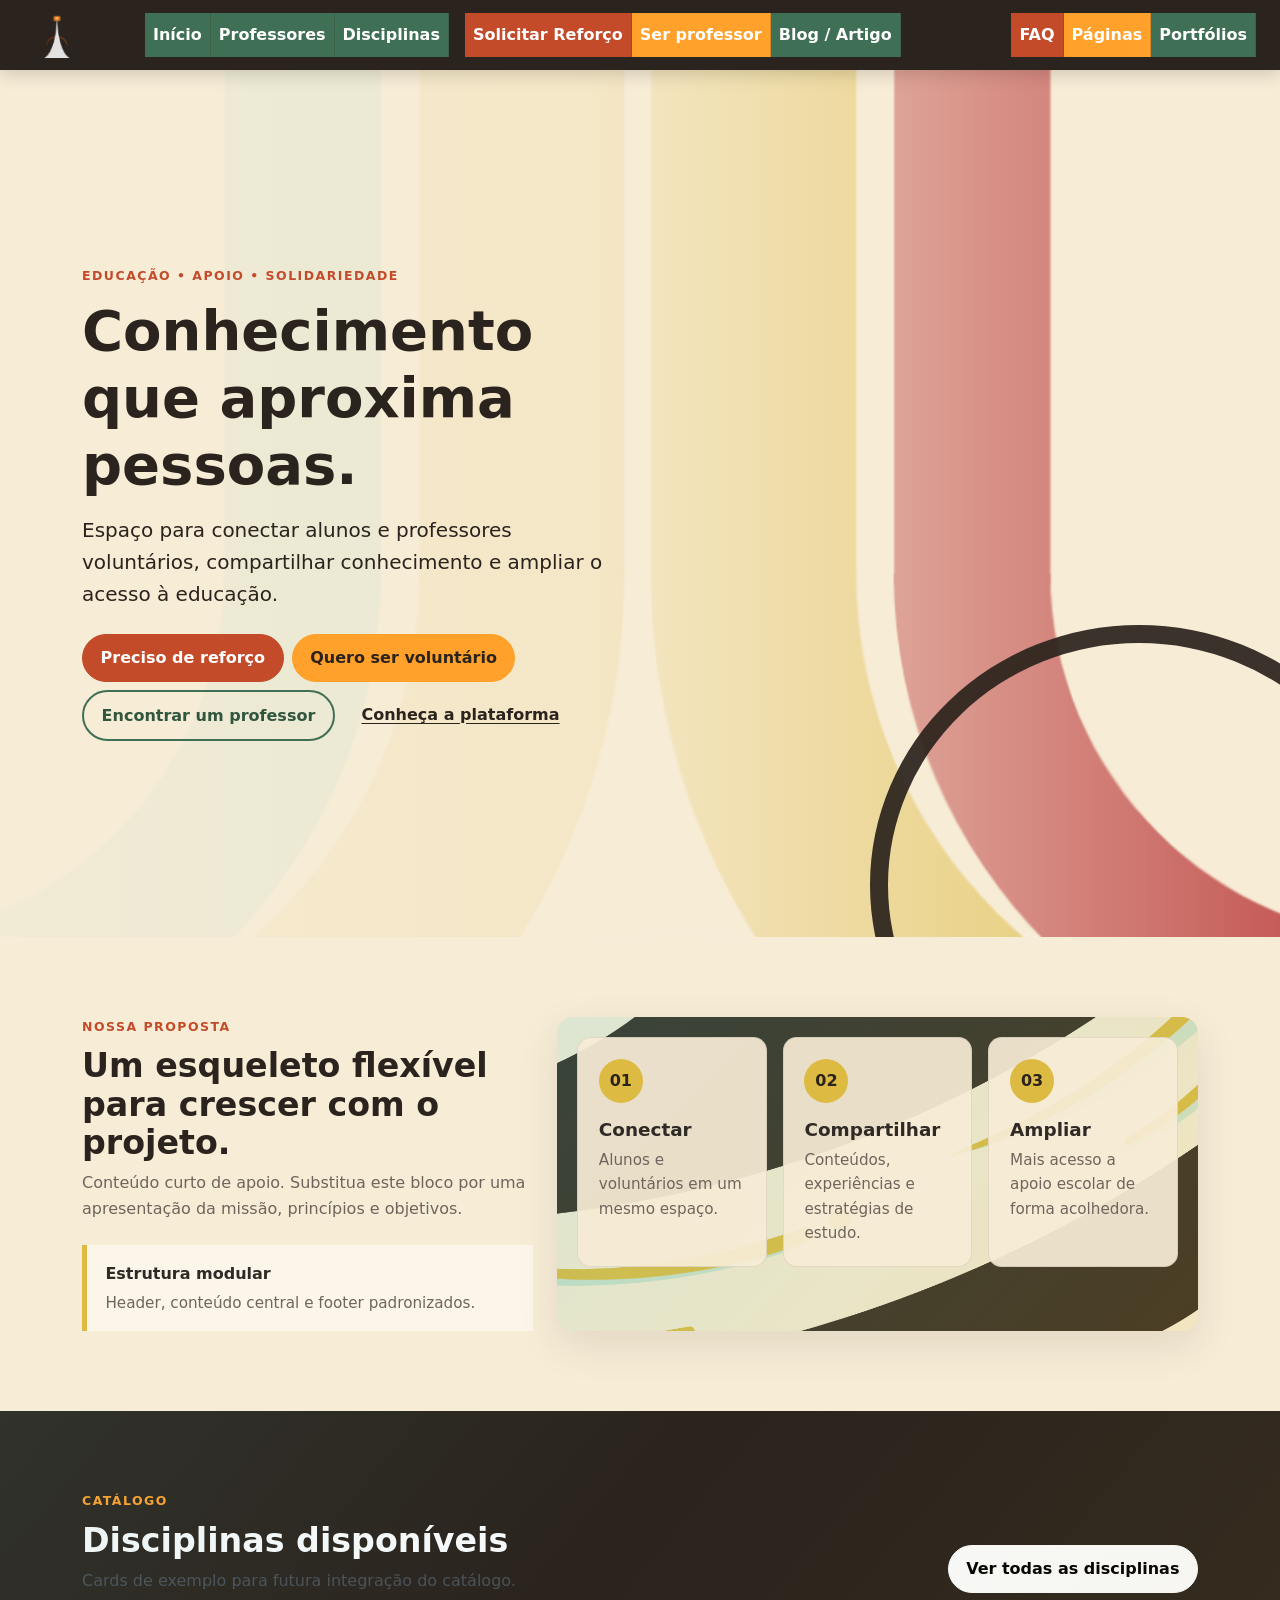
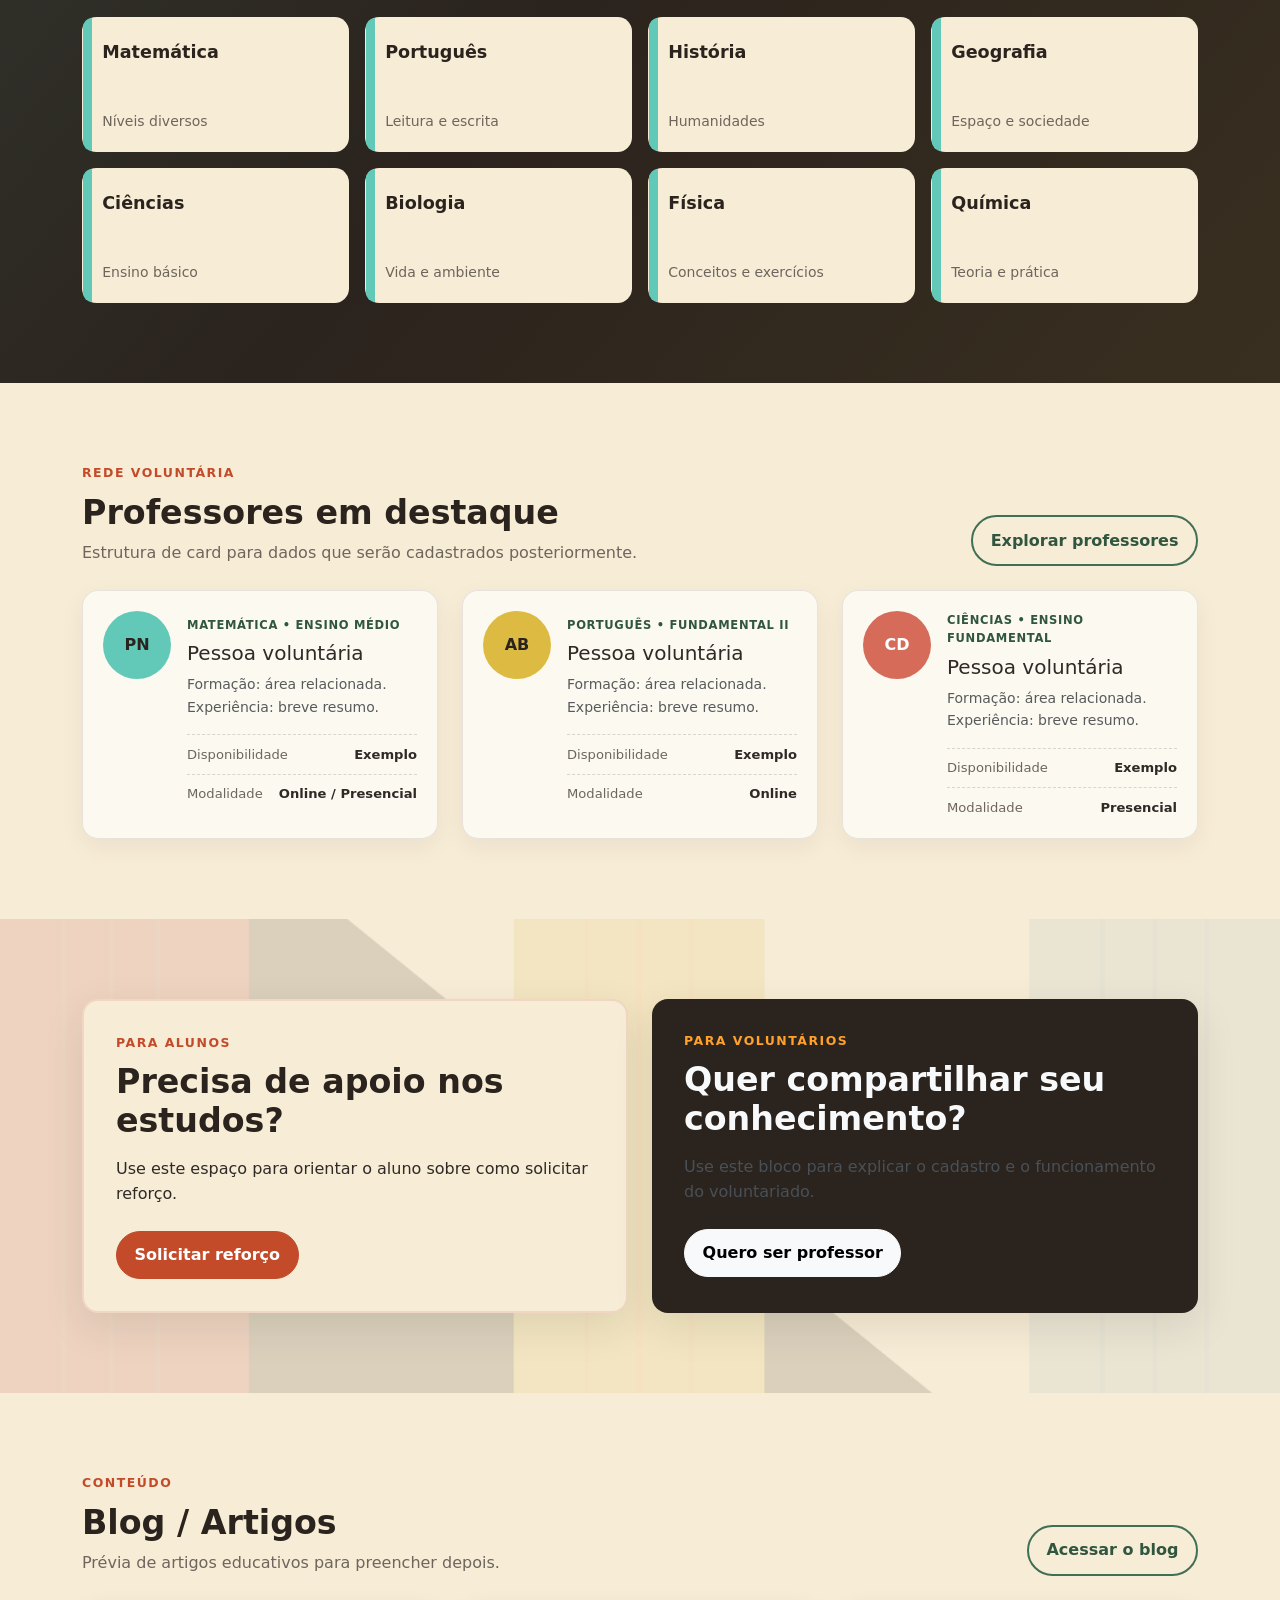
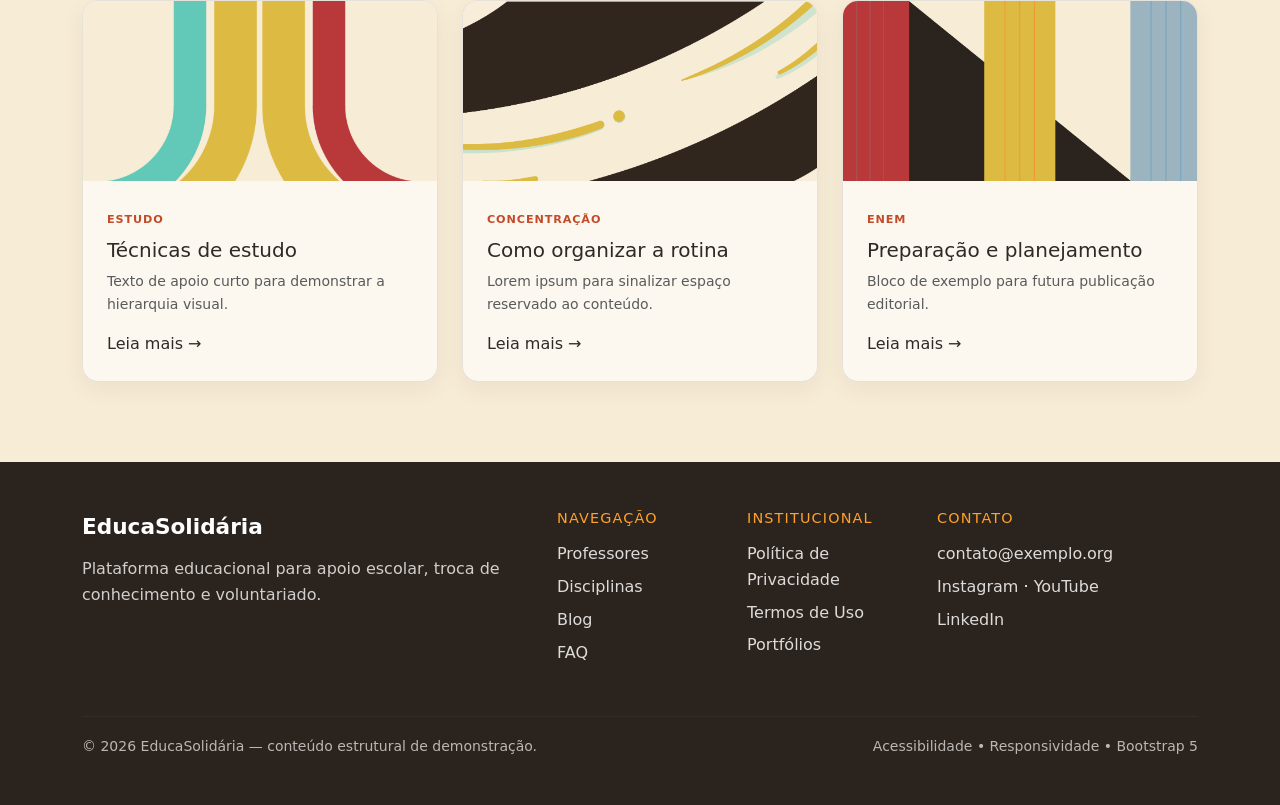
<file: index.html>
<!doctype html>
<html lang="pt-BR">
<head>
  <meta charset="utf-8">
  <meta name="viewport" content="width=device-width, initial-scale=1">
  <meta name="description" content="Plataforma educacional de apoio escolar e reforço voluntário.">
  <title>EducaSolidária | Início</title>

  <!-- Bootstrap 5 via CDN -->
  <link href="https://cdn.jsdelivr.net/npm/bootstrap@5.3.3/dist/css/bootstrap.min.css" rel="stylesheet" integrity="sha384-QWTKZyjpPEjISv5WaRU9OFeRpok6YctnYmDr5pNlyT2bRjXh0JMhjY6hW+ALEwIH" crossorigin="anonymous">
  <link rel="stylesheet" href="style.css">
</head>

<body>
  <a class="skip-link" href="#conteudo">Pular para o conteúdo</a>

  <header class="site-header">
    <nav class="navbar navbar-expand-lg navbar-dark site-navbar" aria-label="Navegação principal">
      <div class="container-fluid px-3 px-lg-4">
        <a class="navbar-brand brand-mark" href="index.html" aria-label="EducaSolidária - Página inicial">
          <img src="assets/logo.png" alt="" class="brand-logo" width="50" height="46">
          <span class="visually-hidden">EducaSolidária</span>
        </a>

        <button class="navbar-toggler" type="button" data-bs-toggle="collapse" data-bs-target="#menuPrincipal"
          aria-controls="menuPrincipal" aria-expanded="false" aria-label="Abrir menu">
          <span class="navbar-toggler-icon"></span>
        </button>

        <div class="collapse navbar-collapse" id="menuPrincipal">
          <div class="nav-groups w-100">
            <ul class="navbar-nav nav-group nav-group-green">
              <li class="nav-item"><a class="nav-link" href="index.html" aria-current="page">Início</a></li>
              <li class="nav-item"><a class="nav-link" href="professores.html">Professores</a></li>
              <li class="nav-item"><a class="nav-link" href="disciplinas.html">Disciplinas</a></li>
            </ul>

            <ul class="navbar-nav nav-group nav-group-warm">
              <li class="nav-item nav-item-red"><a class="nav-link" href="solicitar-reforco.html">Solicitar Reforço</a></li>
              <li class="nav-item nav-item-orange"><a class="nav-link" href="ser-voluntario.html">Ser professor</a></li>
              <li class="nav-item nav-item-green"><a class="nav-link" href="blog.html">Blog / Artigo</a></li>
            </ul>

            <ul class="navbar-nav nav-group nav-group-end">
              <li class="nav-item nav-item-red"><a class="nav-link" href="faq.html">FAQ</a></li>
              <li class="nav-item nav-item-orange"><a class="nav-link" href="paginas.html">Páginas</a></li>
              <li class="nav-item nav-item-green"><a class="nav-link" href="portfolios.html">Portfólios</a></li>
            </ul>
          </div>
        </div>
      </div>
    </nav>
  </header>

  <main id="conteudo">
    <!-- Hero / banner principal -->
    <section class="hero-section" aria-labelledby="titulo-principal">
      <div class="hero-overlay"></div>
      <div class="container position-relative py-5 py-lg-6">
        <div class="row align-items-center min-vh-75">
          <div class="col-lg-7 col-xl-6">
            <p class="eyebrow">Educação • Apoio • Solidariedade</p>
            <h1 id="titulo-principal" class="display-4 fw-bold text-brown mb-3">Conhecimento que aproxima pessoas.</h1>
            <p class="lead text-brown mb-4">
              Espaço para conectar alunos e professores voluntários, compartilhar conhecimento e ampliar o acesso à educação.
            </p>
            <div class="d-flex flex-wrap gap-2" role="group" aria-label="Principais ações">
              <a class="btn btn-primary-custom" href="solicitar-reforco.html">Preciso de reforço</a>
              <a class="btn btn-secondary-custom" href="ser-voluntario.html">Quero ser voluntário</a>
              <a class="btn btn-outline-custom" href="professores.html">Encontrar um professor</a>
              <a class="btn btn-link-custom" href="#sobre-plataforma">Conheça a plataforma</a>
            </div>
          </div>
        </div>
      </div>
    </section>

    <!-- Apresentação -->
    <section id="sobre-plataforma" class="section-space bg-cream" aria-labelledby="titulo-sobre">
      <div class="container">
        <div class="row g-4 align-items-stretch">
          <div class="col-lg-5">
            <div class="section-intro h-100">
              <p class="eyebrow">Nossa proposta</p>
              <h2 id="titulo-sobre" class="section-title">Um esqueleto flexível para crescer com o projeto.</h2>
              <p class="section-copy">Conteúdo curto de apoio. Substitua este bloco por uma apresentação da missão, princípios e objetivos.</p>
              <div class="mini-highlight">
                <strong>Estrutura modular</strong>
                <span>Header, conteúdo central e footer padronizados.</span>
              </div>
            </div>
          </div>
          <div class="col-lg-7">
            <div class="feature-panel">
              <div class="row g-3">
                <div class="col-md-4">
                  <article class="feature-card">
                    <span class="feature-icon" aria-hidden="true">01</span>
                    <h3>Conectar</h3>
                    <p>Alunos e voluntários em um mesmo espaço.</p>
                  </article>
                </div>
                <div class="col-md-4">
                  <article class="feature-card">
                    <span class="feature-icon" aria-hidden="true">02</span>
                    <h3>Compartilhar</h3>
                    <p>Conteúdos, experiências e estratégias de estudo.</p>
                  </article>
                </div>
                <div class="col-md-4">
                  <article class="feature-card">
                    <span class="feature-icon" aria-hidden="true">03</span>
                    <h3>Ampliar</h3>
                    <p>Mais acesso a apoio escolar de forma acolhedora.</p>
                  </article>
                </div>
              </div>
            </div>
          </div>
        </div>
      </div>
    </section>

    <!-- Disciplinas -->
    <section class="section-space section-colored" aria-labelledby="titulo-disciplinas">
      <div class="container">
        <div class="d-flex flex-wrap align-items-end justify-content-between gap-3 mb-4">
          <div>
            <p class="eyebrow eyebrow-light">Catálogo</p>
            <h2 id="titulo-disciplinas" class="section-title text-light mb-2">Disciplinas disponíveis</h2>
            <p class="text-light-emphasis mb-0">Cards de exemplo para futura integração do catálogo.</p>
          </div>
          <a class="btn btn-light" href="disciplinas.html">Ver todas as disciplinas</a>
        </div>

        <div class="row g-3">
          <div class="col-6 col-md-4 col-lg-3"><a class="subject-card" href="disciplinas.html#matematica"><span>Matemática</span><small>Níveis diversos</small></a></div>
          <div class="col-6 col-md-4 col-lg-3"><a class="subject-card" href="disciplinas.html#portugues"><span>Português</span><small>Leitura e escrita</small></a></div>
          <div class="col-6 col-md-4 col-lg-3"><a class="subject-card" href="disciplinas.html#historia"><span>História</span><small>Humanidades</small></a></div>
          <div class="col-6 col-md-4 col-lg-3"><a class="subject-card" href="disciplinas.html#geografia"><span>Geografia</span><small>Espaço e sociedade</small></a></div>
          <div class="col-6 col-md-4 col-lg-3"><a class="subject-card" href="disciplinas.html#ciencias"><span>Ciências</span><small>Ensino básico</small></a></div>
          <div class="col-6 col-md-4 col-lg-3"><a class="subject-card" href="disciplinas.html#biologia"><span>Biologia</span><small>Vida e ambiente</small></a></div>
          <div class="col-6 col-md-4 col-lg-3"><a class="subject-card" href="disciplinas.html#fisica"><span>Física</span><small>Conceitos e exercícios</small></a></div>
          <div class="col-6 col-md-4 col-lg-3"><a class="subject-card" href="disciplinas.html#quimica"><span>Química</span><small>Teoria e prática</small></a></div>
        </div>
      </div>
    </section>

    <!-- Professores em destaque -->
    <section class="section-space bg-cream" aria-labelledby="titulo-professores">
      <div class="container">
        <div class="d-flex flex-wrap align-items-end justify-content-between gap-3 mb-4">
          <div>
            <p class="eyebrow">Rede voluntária</p>
            <h2 id="titulo-professores" class="section-title mb-2">Professores em destaque</h2>
            <p class="section-copy mb-0">Estrutura de card para dados que serão cadastrados posteriormente.</p>
          </div>
          <a class="btn btn-outline-custom" href="professores.html">Explorar professores</a>
        </div>

        <div class="row g-4">
          <div class="col-md-6 col-xl-4">
            <article class="person-card h-100">
              <div class="person-avatar" aria-hidden="true">PN</div>
              <div class="person-content">
                <span class="person-tag">Matemática • Ensino Médio</span>
                <h3 class="h5 mb-2">Pessoa voluntária</h3>
                <p class="small text-muted mb-3">Formação: área relacionada. Experiência: breve resumo.</p>
                <div class="person-meta"><span>Disponibilidade</span><strong>Exemplo</strong></div>
                <div class="person-meta"><span>Modalidade</span><strong>Online / Presencial</strong></div>
              </div>
            </article>
          </div>

          <div class="col-md-6 col-xl-4">
            <article class="person-card h-100">
              <div class="person-avatar avatar-yellow" aria-hidden="true">AB</div>
              <div class="person-content">
                <span class="person-tag">Português • Fundamental II</span>
                <h3 class="h5 mb-2">Pessoa voluntária</h3>
                <p class="small text-muted mb-3">Formação: área relacionada. Experiência: breve resumo.</p>
                <div class="person-meta"><span>Disponibilidade</span><strong>Exemplo</strong></div>
                <div class="person-meta"><span>Modalidade</span><strong>Online</strong></div>
              </div>
            </article>
          </div>

          <div class="col-md-6 col-xl-4">
            <article class="person-card h-100">
              <div class="person-avatar avatar-red" aria-hidden="true">CD</div>
              <div class="person-content">
                <span class="person-tag">Ciências • Ensino Fundamental</span>
                <h3 class="h5 mb-2">Pessoa voluntária</h3>
                <p class="small text-muted mb-3">Formação: área relacionada. Experiência: breve resumo.</p>
                <div class="person-meta"><span>Disponibilidade</span><strong>Exemplo</strong></div>
                <div class="person-meta"><span>Modalidade</span><strong>Presencial</strong></div>
              </div>
            </article>
          </div>
        </div>
      </div>
    </section>

    <!-- Chamadas principais -->
    <section class="section-space action-banner" aria-labelledby="titulo-acoes">
      <div class="container position-relative">
        <div class="row g-4 align-items-stretch">
          <div class="col-lg-6">
            <article class="action-card action-card-student h-100">
              <p class="eyebrow">Para alunos</p>
              <h2 id="titulo-acoes" class="section-title mb-3">Precisa de apoio nos estudos?</h2>
              <p class="mb-4">Use este espaço para orientar o aluno sobre como solicitar reforço.</p>
              <a class="btn btn-primary-custom" href="solicitar-reforco.html">Solicitar reforço</a>
            </article>
          </div>
          <div class="col-lg-6">
            <article class="action-card action-card-volunteer h-100">
              <p class="eyebrow eyebrow-light">Para voluntários</p>
              <h2 class="section-title text-light mb-3">Quer compartilhar seu conhecimento?</h2>
              <p class="text-light-emphasis mb-4">Use este bloco para explicar o cadastro e o funcionamento do voluntariado.</p>
              <a class="btn btn-light" href="ser-voluntario.html">Quero ser professor</a>
            </article>
          </div>
        </div>
      </div>
    </section>

    <!-- Conteúdo complementar / blog -->
    <section class="section-space bg-cream" aria-labelledby="titulo-blog">
      <div class="container">
        <div class="d-flex flex-wrap align-items-end justify-content-between gap-3 mb-4">
          <div>
            <p class="eyebrow">Conteúdo</p>
            <h2 id="titulo-blog" class="section-title mb-2">Blog / Artigos</h2>
            <p class="section-copy mb-0">Prévia de artigos educativos para preencher depois.</p>
          </div>
          <a class="btn btn-outline-custom" href="blog.html">Acessar o blog</a>
        </div>

        <div class="row g-4">
          <div class="col-md-4">
            <article class="article-card h-100">
              <div class="article-image article-image-one" role="img" aria-label="Imagem decorativa do artigo"></div>
              <div class="p-4">
                <span class="article-category">Estudo</span>
                <h3 class="h5 mt-2">Técnicas de estudo</h3>
                <p class="small text-muted">Texto de apoio curto para demonstrar a hierarquia visual.</p>
                <a class="stretched-link text-decoration-none" href="blog.html#artigo-1">Leia mais <span aria-hidden="true">→</span></a>
              </div>
            </article>
          </div>
          <div class="col-md-4">
            <article class="article-card h-100">
              <div class="article-image article-image-two" role="img" aria-label="Imagem decorativa do artigo"></div>
              <div class="p-4">
                <span class="article-category">Concentração</span>
                <h3 class="h5 mt-2">Como organizar a rotina</h3>
                <p class="small text-muted">Lorem ipsum para sinalizar espaço reservado ao conteúdo.</p>
                <a class="stretched-link text-decoration-none" href="blog.html#artigo-2">Leia mais <span aria-hidden="true">→</span></a>
              </div>
            </article>
          </div>
          <div class="col-md-4">
            <article class="article-card h-100">
              <div class="article-image article-image-three" role="img" aria-label="Imagem decorativa do artigo"></div>
              <div class="p-4">
                <span class="article-category">ENEM</span>
                <h3 class="h5 mt-2">Preparação e planejamento</h3>
                <p class="small text-muted">Bloco de exemplo para futura publicação editorial.</p>
                <a class="stretched-link text-decoration-none" href="blog.html#artigo-3">Leia mais <span aria-hidden="true">→</span></a>
              </div>
            </article>
          </div>
        </div>
      </div>
    </section>
  </main>

  <footer class="site-footer">
    <div class="container py-5">
      <div class="row g-4">
        <div class="col-lg-5">
          <a class="footer-brand" href="index.html">EducaSolidária</a>
          <p class="footer-copy">Plataforma educacional para apoio escolar, troca de conhecimento e voluntariado.</p>
        </div>
        <div class="col-6 col-lg-2">
          <h2 class="footer-title">Navegação</h2>
          <ul class="list-unstyled footer-links">
            <li><a href="professores.html">Professores</a></li>
            <li><a href="disciplinas.html">Disciplinas</a></li>
            <li><a href="blog.html">Blog</a></li>
            <li><a href="faq.html">FAQ</a></li>
          </ul>
        </div>
        <div class="col-6 col-lg-2">
          <h2 class="footer-title">Institucional</h2>
          <ul class="list-unstyled footer-links">
            <li><a href="paginas.html#privacidade">Política de Privacidade</a></li>
            <li><a href="paginas.html#termos">Termos de Uso</a></li>
            <li><a href="portfolios.html">Portfólios</a></li>
          </ul>
        </div>
        <div class="col-lg-3">
          <h2 class="footer-title">Contato</h2>
          <ul class="list-unstyled footer-links">
            <li><a href="mailto:contato@exemplo.org">contato@exemplo.org</a></li>
            <li><a href="#redes">Instagram</a> · <a href="#redes">YouTube</a></li>
            <li><a href="#redes">LinkedIn</a></li>
          </ul>
        </div>
      </div>

      <hr class="footer-rule">
      <div class="d-flex flex-column flex-md-row justify-content-between gap-2 small footer-bottom">
        <span>© 2026 EducaSolidária — conteúdo estrutural de demonstração.</span>
        <span>Acessibilidade • Responsividade • Bootstrap 5</span>
      </div>
    </div>
  </footer>

  <script src="https://cdn.jsdelivr.net/npm/bootstrap@5.3.3/dist/js/bootstrap.bundle.min.js" integrity="sha384-YvpcrYf0tY3lHB60NNkmXc5s9fDVZLESaAA55NDzOxhy9GkcIdslK1eN7N6jIeHz" crossorigin="anonymous"></script>
</body>
</html>
</file>
<file: style.css>
/* =========================================================
   EducaSolidária — template base
   HTML5 + CSS3 + Bootstrap 5
   ========================================================= */

:root {
  --brown: #2b231d;
  --brown-2: #30261e;
  --green: #3f6f54;
  --green-dark: #31563f;
  --orange: #ffa12b;
  --orange-dark: #ef9d36;
  --red: #c34b2a;
  --red-dark: #b9363a;
  --cream: #f7ecd6;
  --teal: #62c9b8;
  --yellow: #ddbb42;
  --blue-soft: #9cb4c0;
  --text: #2f2a26;
  --muted: #6e655d;
  --white: #ffffff;
  --focus: #1a6f9f;
  --radius: 1rem;
  --shadow: 0 14px 40px rgba(43, 35, 29, 0.10);
}

html {
  scroll-behavior: smooth;
}

body {
  margin: 0;
  color: var(--text);
  background: var(--cream);
  font-family: system-ui, -apple-system, "Segoe UI", Roboto, Helvetica, Arial, sans-serif;
  line-height: 1.6;
}

a {
  color: inherit;
}

a:focus-visible,
button:focus-visible,
input:focus-visible,
select:focus-visible,
textarea:focus-visible {
  outline: 3px solid var(--focus);
  outline-offset: 3px;
}

.skip-link {
  position: fixed;
  left: 1rem;
  top: -100px;
  z-index: 2000;
  padding: 0.65rem 1rem;
  background: var(--white);
  color: var(--brown);
  border-radius: 0.5rem;
  box-shadow: var(--shadow);
  text-decoration: none;
}

.skip-link:focus {
  top: 1rem;
}

/* ---------- Header / Navbar ---------- */
.site-header {
  position: sticky;
  top: 0;
  z-index: 1030;
}

.site-navbar {
  min-height: 60px;
  background: var(--brown);
  box-shadow: 0 4px 16px rgba(43, 35, 29, 0.18);
}

.brand-mark {
  width: 105px;
  min-width: 105px;
  display: flex;
  align-items: center;
  justify-content: flex-start;
  padding: 0.25rem 0.45rem;
}

.brand-logo {
  width: 50px;
  height: 46px;
  object-fit: contain;
  border-radius: 0;
}

.navbar-toggler {
  border-color: rgba(255, 255, 255, 0.55);
}

.nav-groups {
  display: flex;
  align-items: stretch;
  justify-content: space-between;
  gap: 1rem;
}

.nav-group {
  display: flex;
  flex-direction: row;
  align-items: stretch;
}

.nav-group .nav-link {
  height: 100%;
  display: inline-flex;
  align-items: center;
  justify-content: center;
  color: var(--white);
  font-weight: 700;
  padding: 0.55rem 0.85rem;
  border-right: 1px solid rgba(43, 35, 29, 0.18);
  text-align: center;
}

.nav-group-green .nav-item,
.nav-item-green {
  background: var(--green);
}

.nav-item-red {
  background: var(--red);
}

.nav-item-orange {
  background: var(--orange);
}

.nav-group .nav-link:hover,
.nav-group .nav-link:active {
  color: var(--white);
  filter: brightness(0.94);
}

.nav-group-end {
  margin-left: auto;
}

/* ---------- Base typography ---------- */
.text-brown {
  color: var(--brown) !important;
}

.section-space {
  padding: 5rem 0;
}

.py-lg-6 {
  padding-top: 6rem !important;
  padding-bottom: 6rem !important;
}

.min-vh-75 {
  min-height: 75vh;
}

.eyebrow {
  margin-bottom: 0.65rem;
  text-transform: uppercase;
  letter-spacing: 0.12em;
  font-size: 0.78rem;
  font-weight: 800;
  color: var(--red);
}

.eyebrow-light {
  color: var(--orange);
}

.section-title {
  color: var(--brown);
  font-size: clamp(1.8rem, 2.6vw, 2.7rem);
  line-height: 1.15;
  font-weight: 800;
}

.section-copy {
  max-width: 60ch;
  color: var(--muted);
}

.bg-cream {
  background: var(--cream);
}

/* ---------- Hero ---------- */
.hero-section {
  position: relative;
  isolation: isolate;
  min-height: 78vh;
  display: flex;
  align-items: center;
  background-image: url("assets/banner-principal.png");
  background-repeat: no-repeat;
  background-size: cover;
  background-position: center;
  overflow: hidden;
}

.hero-overlay {
  position: absolute;
  inset: 0;
  z-index: -1;
  background: linear-gradient(90deg, rgba(247,236,214,0.96) 0%, rgba(247,236,214,0.90) 46%, rgba(247,236,214,0.20) 100%);
}

.hero-section::after {
  content: "";
  position: absolute;
  right: -10%;
  bottom: -24%;
  width: 42%;
  height: 60%;
  border-radius: 50%;
  border: 18px solid rgba(43, 35, 29, 0.92);
  z-index: -1;
}

.btn {
  border-radius: 999px;
  font-weight: 750;
  padding: 0.7rem 1.1rem;
}

.btn-primary-custom {
  background: var(--red);
  border: 1px solid var(--red);
  color: var(--white);
}

.btn-primary-custom:hover {
  background: var(--red-dark);
  border-color: var(--red-dark);
  color: var(--white);
}

.btn-secondary-custom {
  background: var(--orange);
  border: 1px solid var(--orange);
  color: var(--brown);
}

.btn-secondary-custom:hover {
  background: var(--orange-dark);
  border-color: var(--orange-dark);
  color: var(--brown);
}

.btn-outline-custom {
  background: transparent;
  border: 2px solid var(--green);
  color: var(--green-dark);
}

.btn-outline-custom:hover {
  background: var(--green);
  border-color: var(--green);
  color: var(--white);
}

.btn-link-custom {
  color: var(--brown);
  border: 1px solid transparent;
  text-decoration: underline;
  text-underline-offset: 3px;
}

.btn-link-custom:hover {
  color: var(--red);
}

/* ---------- About / feature blocks ---------- */
.mini-highlight {
  display: flex;
  flex-direction: column;
  gap: 0.25rem;
  padding: 1rem 1.15rem;
  margin-top: 1.5rem;
  border-left: 5px solid var(--yellow);
  background: rgba(255,255,255,0.5);
}

.mini-highlight span {
  color: var(--muted);
  font-size: 0.95rem;
}

.feature-panel {
  height: 100%;
  padding: 1.25rem;
  border-radius: var(--radius);
  background-image: linear-gradient(135deg, rgba(98,201,184,0.18), rgba(221,187,66,0.16)), url("assets/banner-secundario.png");
  background-size: cover;
  background-position: center;
  box-shadow: var(--shadow);
}

.feature-card {
  height: 100%;
  padding: 1.3rem;
  background: rgba(247,236,214,0.93);
  border-radius: 0.85rem;
  border: 1px solid rgba(43, 35, 29, 0.10);
}

.feature-card h3 {
  font-size: 1.15rem;
  font-weight: 800;
  margin: 1rem 0 0.45rem;
}

.feature-card p {
  color: var(--muted);
  margin-bottom: 0;
  font-size: 0.95rem;
}

.feature-icon {
  display: inline-flex;
  align-items: center;
  justify-content: center;
  width: 44px;
  height: 44px;
  border-radius: 50%;
  background: var(--yellow);
  color: var(--brown);
  font-weight: 900;
}

/* ---------- Subjects ---------- */
.section-colored {
  background: var(--brown);
  position: relative;
  overflow: hidden;
}

.section-colored::before {
  content: "";
  position: absolute;
  inset: 0;
  background: linear-gradient(130deg, rgba(98,201,184,0.09), transparent 42%, rgba(221,187,66,0.08));
  pointer-events: none;
}

.subject-card {
  position: relative;
  display: flex;
  flex-direction: column;
  justify-content: space-between;
  min-height: 135px;
  padding: 1.2rem;
  color: var(--brown);
  background: var(--cream);
  border-radius: 0.9rem;
  border: 1px solid transparent;
  text-decoration: none;
  transition: transform 180ms ease, box-shadow 180ms ease;
}

.subject-card::before {
  content: "";
  position: absolute;
  top: 0;
  left: 0;
  width: 9px;
  height: 100%;
  border-radius: 0.9rem 0 0 0.9rem;
  background: var(--teal);
}

.subject-card:nth-child(3n)::before { background: var(--yellow); }
.subject-card:nth-child(4n)::before { background: var(--red); }

.subject-card:hover {
  transform: translateY(-4px);
  box-shadow: 0 12px 28px rgba(0,0,0,0.16);
}

.subject-card span {
  font-size: 1.1rem;
  font-weight: 800;
}

.subject-card small {
  color: var(--muted);
  margin-top: 0.6rem;
}

/* ---------- People ---------- */
.person-card {
  display: flex;
  gap: 1rem;
  padding: 1.25rem;
  border-radius: var(--radius);
  background: rgba(255,255,255,0.66);
  border: 1px solid rgba(43, 35, 29, 0.10);
  box-shadow: 0 8px 24px rgba(43, 35, 29, 0.06);
}

.person-avatar {
  flex: 0 0 auto;
  width: 68px;
  height: 68px;
  display: grid;
  place-items: center;
  border-radius: 50%;
  background: var(--teal);
  color: var(--brown);
  font-weight: 900;
}

.avatar-yellow { background: var(--yellow); }
.avatar-red { background: #d66b5a; color: var(--white); }

.person-content { min-width: 0; }

.person-tag {
  display: inline-block;
  margin-bottom: 0.45rem;
  color: var(--green-dark);
  font-size: 0.72rem;
  text-transform: uppercase;
  letter-spacing: 0.06em;
  font-weight: 800;
}

.person-meta {
  display: flex;
  justify-content: space-between;
  gap: 1rem;
  padding-top: 0.55rem;
  margin-top: 0.55rem;
  border-top: 1px dashed rgba(43,35,29,0.17);
  font-size: 0.82rem;
}

.person-meta span { color: var(--muted); }

/* ---------- Calls to action ---------- */
.action-banner {
  background-image: linear-gradient(rgba(247,236,214,0.86), rgba(247,236,214,0.86)), url("assets/banner-terciario.png");
  background-size: cover;
  background-position: center;
}

.action-card {
  padding: 2rem;
  border-radius: var(--radius);
  box-shadow: var(--shadow);
}

.action-card-student {
  background: var(--cream);
  border: 2px solid rgba(185, 56, 58, 0.12);
}

.action-card-volunteer {
  background: var(--brown);
  color: var(--white);
}

/* ---------- Blog ---------- */
.article-card {
  position: relative;
  overflow: hidden;
  background: rgba(255,255,255,0.62);
  border: 1px solid rgba(43, 35, 29, 0.10);
  border-radius: var(--radius);
  box-shadow: 0 8px 24px rgba(43, 35, 29, 0.06);
}

.article-image {
  height: 180px;
  background-position: center;
  background-size: cover;
}

.article-image-one { background-image: url("assets/banner-principal.png"); }
.article-image-two { background-image: url("assets/banner-secundario.png"); }
.article-image-three { background-image: url("assets/banner-terciario.png"); }

.article-category {
  color: var(--red);
  text-transform: uppercase;
  letter-spacing: 0.08em;
  font-size: 0.7rem;
  font-weight: 800;
}

/* ---------- Footer ---------- */
.site-footer {
  background: var(--brown);
  color: var(--white);
}

.footer-brand {
  display: inline-block;
  margin-bottom: 0.75rem;
  font-size: 1.35rem;
  font-weight: 900;
  text-decoration: none;
}

.footer-copy {
  max-width: 42ch;
  color: rgba(255,255,255,0.78);
  margin-bottom: 0;
}

.footer-title {
  margin-bottom: 0.9rem;
  font-size: 0.9rem;
  text-transform: uppercase;
  letter-spacing: 0.08em;
  color: var(--orange);
}

.footer-links li + li {
  margin-top: 0.45rem;
}

.footer-links a {
  color: rgba(255,255,255,0.84);
  text-decoration: none;
}

.footer-links a:hover {
  color: var(--white);
  text-decoration: underline;
  text-underline-offset: 3px;
}

.footer-rule {
  margin: 2.2rem 0 1.1rem;
  border-color: rgba(255,255,255,0.16);
}

.footer-bottom {
  color: rgba(255,255,255,0.67);
}

/* ---------- Responsive ---------- */
@media (max-width: 1199.98px) {
  .nav-groups {
    gap: 0.4rem;
  }

  .nav-group .nav-link {
    padding-inline: 0.65rem;
    font-size: 0.95rem;
  }

  .brand-mark {
    width: 90px;
    min-width: 90px;
  }
}

@media (max-width: 991.98px) {
  .nav-groups {
    display: grid;
    grid-template-columns: 1fr;
    gap: 0.65rem;
    padding: 0.75rem 0 0.9rem;
  }

  .nav-group {
    flex-wrap: wrap;
    width: 100%;
  }

  .nav-group-end {
    margin-left: 0;
  }

  .nav-group .nav-item {
    flex: 1 1 auto;
  }

  .hero-section {
    min-height: auto;
  }

  .min-vh-75 {
    min-height: 66vh;
  }
}

@media (max-width: 575.98px) {
  .section-space {
    padding: 3.5rem 0;
  }

  .hero-section {
    background-position: 58% center;
  }

  .hero-overlay {
    background: rgba(247,236,214,0.90);
  }

  .hero-section::after {
    right: -30%;
    width: 75%;
  }

  .person-card {
    flex-direction: column;
  }

  .person-meta {
    align-items: flex-start;
    flex-direction: column;
    gap: 0.15rem;
  }
}

@media (prefers-reduced-motion: reduce) {
  html { scroll-behavior: auto; }
  .subject-card { transition: none; }
}
</file>
